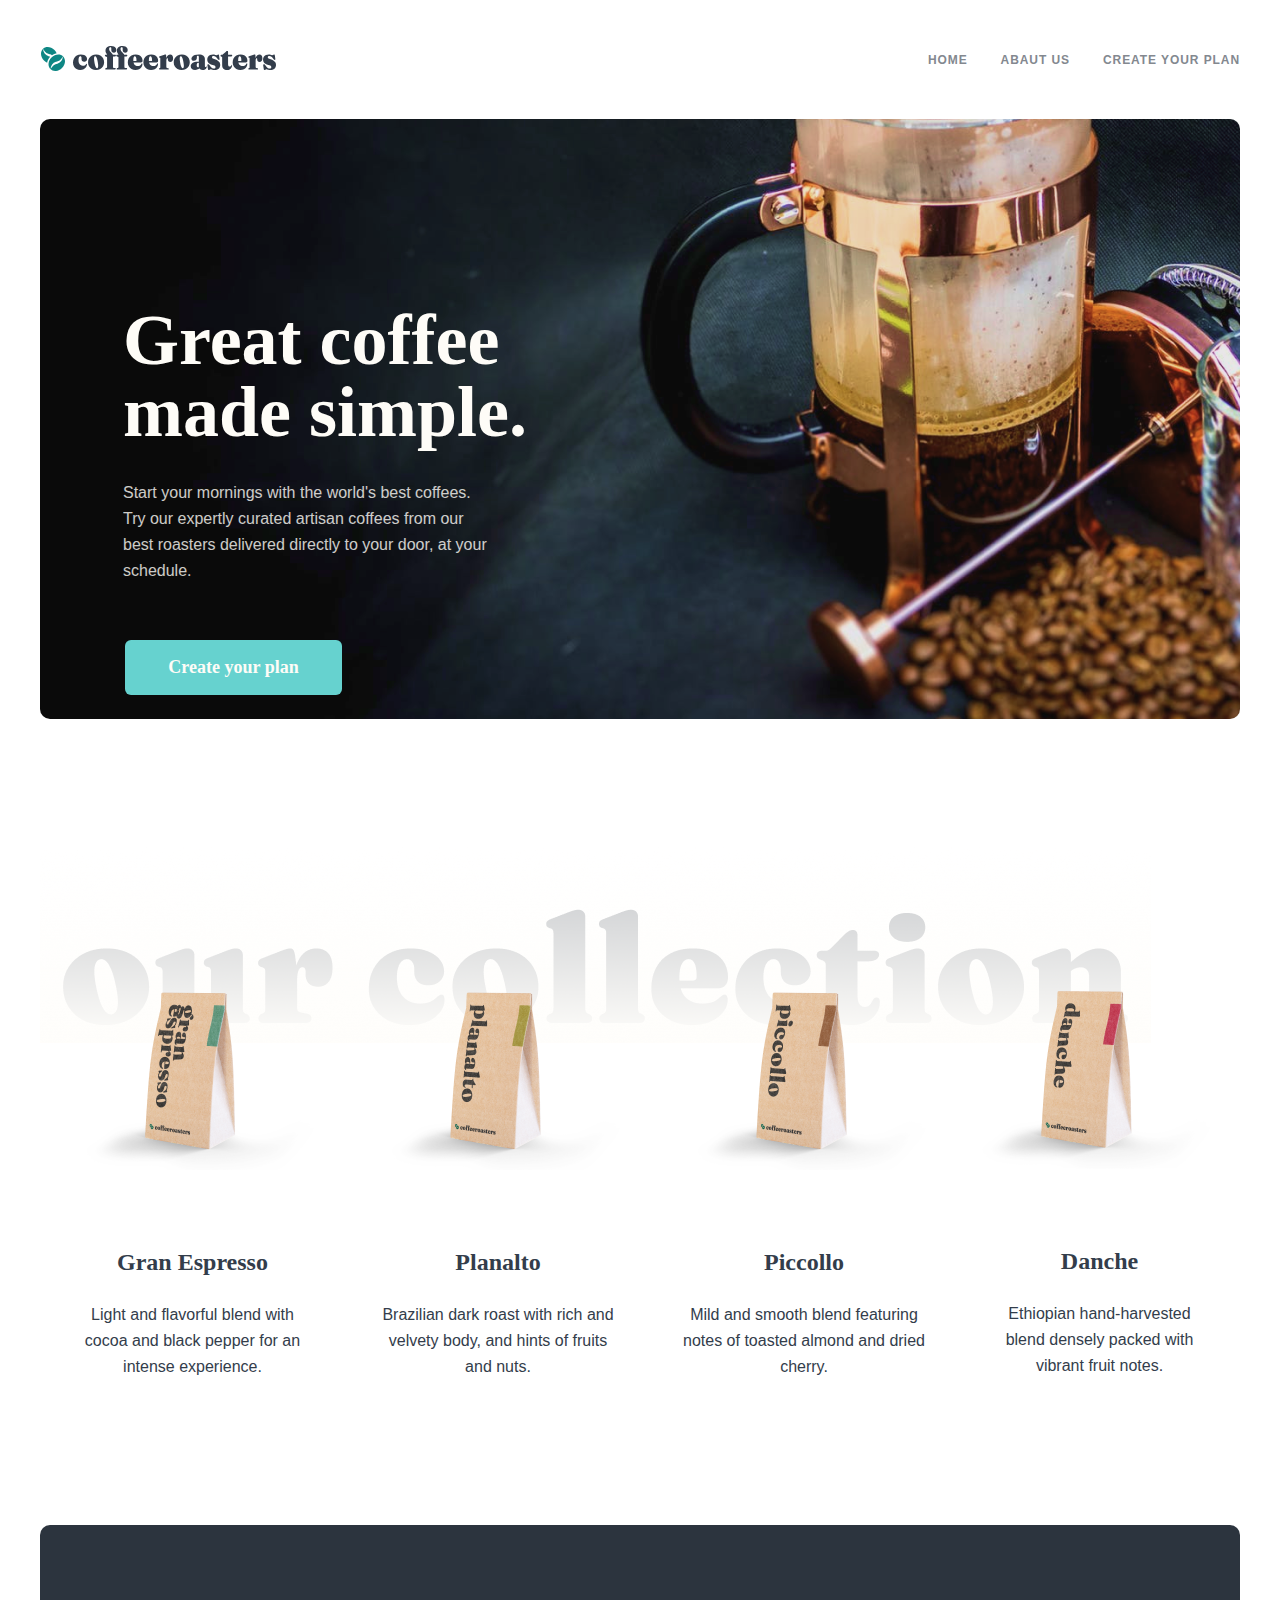
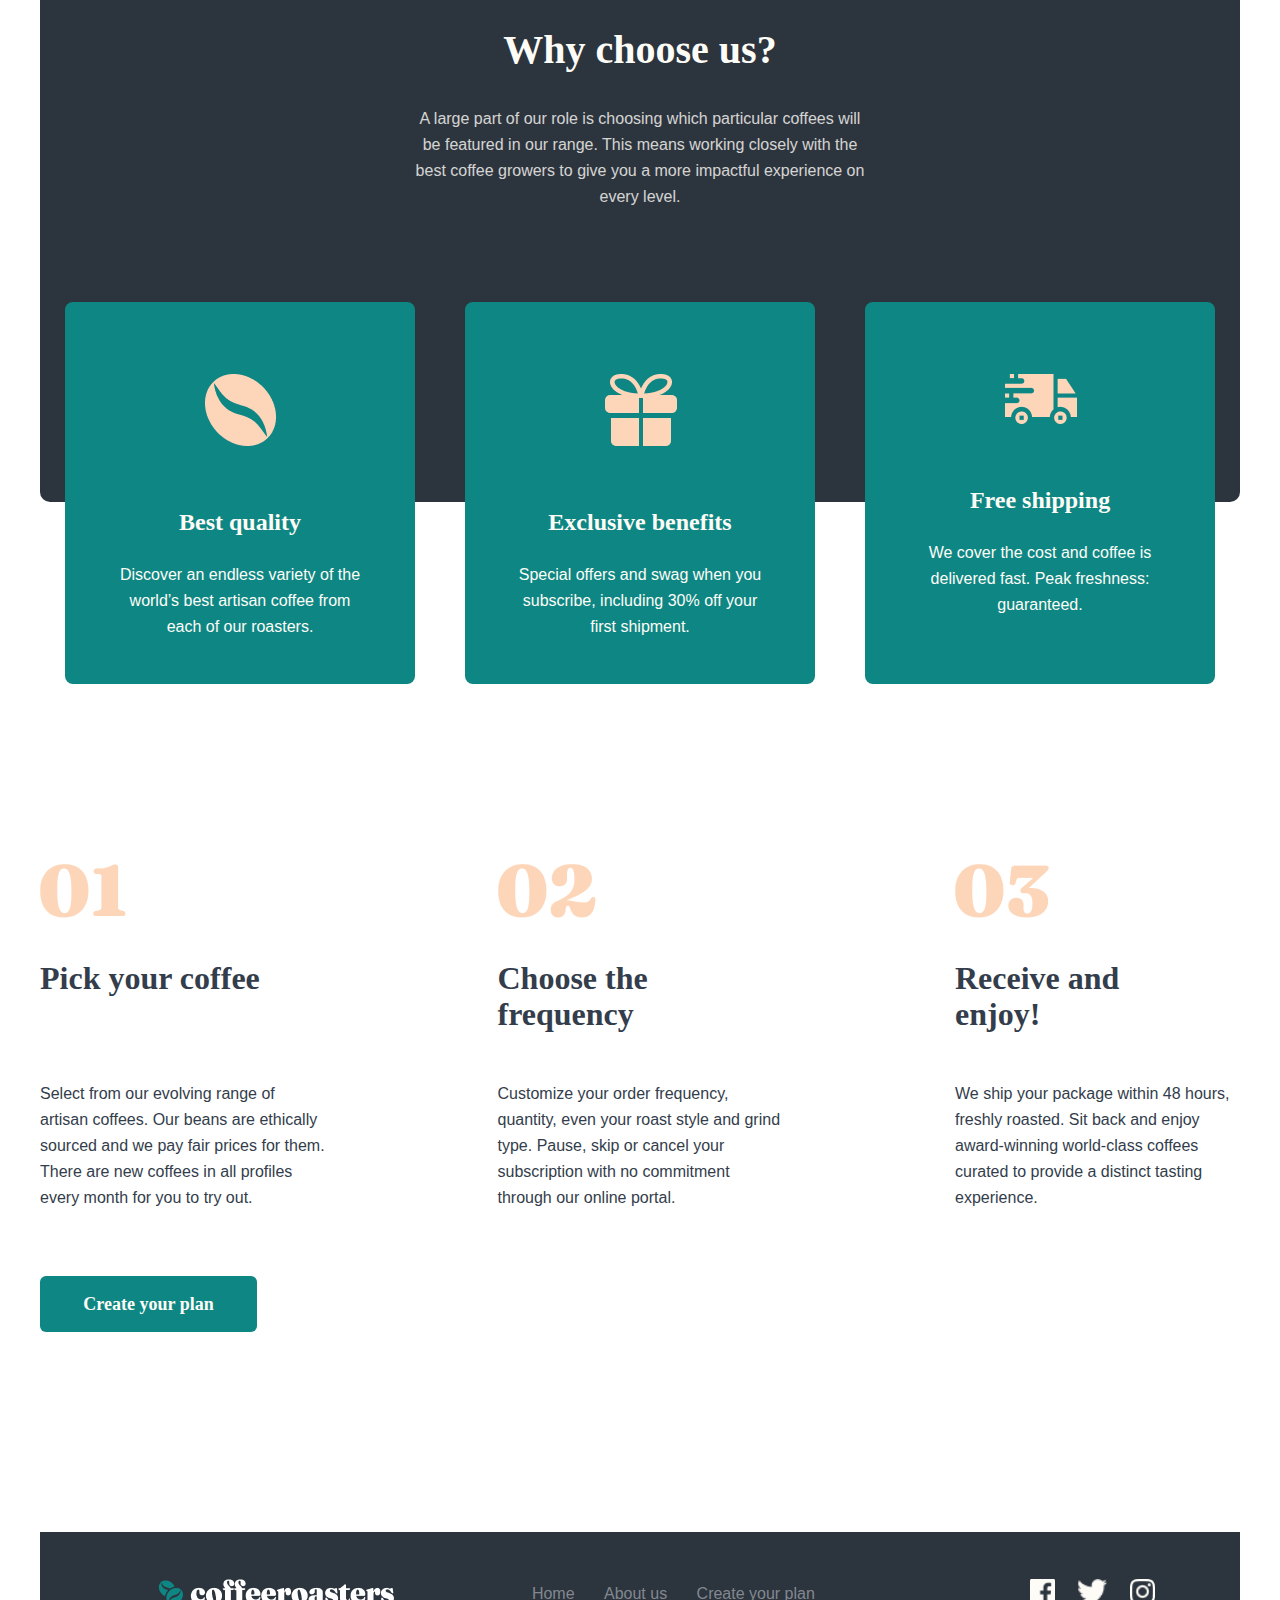
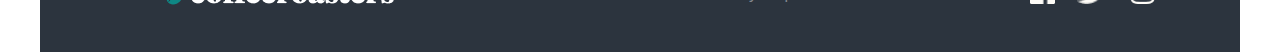
<file: index.html>
<!DOCTYPE html>
<html lang="en">
<head>
  <meta charset="UTF-8" />
  <meta http-equiv="X-UA-Compatible" content="IE=edge" />
  <meta name="viewport" content="width=device-width, initial-scale=1.0" />
  <link rel="stylesheet" href="./styles/main.css" />
  <link rel="preconnect" href="https://fonts.googleapis.com">
  <link rel="preconnect" href="https://fonts.gstatic.com" crossorigin>
  <title>homework</title>
</head>
<body>
  <header class="header">
    <div class="container">
      <div class="header__wrapper">
        <a class="header__logo" href="">
          <img class="header__img" src="./images/logo.svg" alt="logo" />
        </a>
        <ul class="header__list">
          <li class="header__item">
            <a class="header__link" href="./index.html">Home</a>
          </li>
          <li class="header__item">
            <a class="header__link" href="./abaut.html">Abaut us</a>
          </li>
          <li class="header__item">
            <a class="header__link" href="./contact.html">Create your plan</a>
          </li>
        </ul>
      </div>
    </div>
  </header>
  <main class="main">
    <div class="container">
      <section class="wrapper">
        <h2 class="wrapper__title">Great coffee made simple.</h2>
        <p class="wrapper__text">
          Start your mornings with the world's best coffees. Try our expertly
          curated artisan coffees from our best roasters delivered directly to
          your door, at your schedule.
        </p>
        <a class="wrapper__link" href="#">Create your plan</a>
      </section>
    </div>  
    <section class="card">
      <div class="container"> 
        <div class="card__wrapper">
          <div class="card__block">
            <img class="card__img" class="card__bg-img" src="./images/1-paket.png" alt="1-paket" />
            <h2 class="card__title">Gran Espresso</h2>
            <p class="card__text">
              Light and flavorful blend with cocoa and black pepper for an
              intense experience.
            </p>
          </div>
          <div class="card__block">
            <img class="card__img" src="./images/2-paket.png" alt="2-paket" />
            <h2 class="card__title">Planalto</h2>
            <p class="card__text">
              Brazilian dark roast with rich and velvety body, and hints of
              fruits and nuts.
            </p>
          </div>
          <div class="card__block">
            <img class="card__img" src="./images/3-paket.png" alt="3-paket" />
            <h2 class="card__title">Piccollo</h2>
            <p class="card__text">
              Mild and smooth blend featuring notes of toasted almond and dried
              cherry.
            </p>
          </div>
          <div class="card__block-4">
            <img class="card__img" src="./images/4-paket.png" alt="4-paket" />
            <h2 class="card__title">Danche</h2>
            <p class="card__text">
              Ethiopian hand-harvested blend densely packed with vibrant fruit
              notes.
            </p>
          </div>
        </div>
      </div>
    </section>
  </div>
  <section class="home">
    <div class="container">
      <div class="home__wrapper">
        <h2 class="home__wrapper_title">Why choose us?</h2>
        <p class="home__wrapper_text">A large part of our role is choosing which particular coffees will be featured 
          in our range. This means working closely with the best coffee growers to give 
          you a more impactful experience on every level.</p>
        </div>
        <div class="home__box">
          <ul class="home__box-list">
            <img class="home__img" src="./images/koffe.png" alt="cofe">
            <h3 class="home__box-title">Best quality</h3>
            <p class="home__box-text">Discover an endless variety of the world’s best artisan coffee from each of our roasters.</p>
          </ul>
          <ul class="home__box-list">
            <img class="home__img" src="./images/quti.png" alt="sovg'a">
            <h3 class="home__box-title">Exclusive benefits</h3>
            <p class="home__box-text">Special offers and swag when you subscribe, including 30% off your first shipment.</p>
          </ul>
          <ul class="home__box-list">
            <img class="home__img" src="./images/mashina.png" alt="mashina">
            <h3 class="home__box-title">Free shipping</h3>
            <p class="home__box-text">We cover the cost and coffee is delivered fast. Peak freshness: guaranteed.</p>
          </ul>
        </div>
      </div>
    </section>
    <section class="case">
      <div class="container">
        <div class="case__wrapper">
          <ul class="case__list">
            <img src="./images/raqam01.png" alt="01">
            <h2 class="case__title">Pick your
              coffee</h2>
              <p class="case__text">Select from our evolving range of artisan coffees. Our beans are ethically sourced and we pay fair prices for them. There are new coffees in all profiles every month for you to try out.</p>
            </ul>
            <ul class="case__list">
              <img src="./images/raqam02.png" alt="02">
              <h2 class="case__title">Choose the frequency</h2>
              <p class="case__text">Customize your order frequency, quantity, even your roast style and grind type. Pause, skip or cancel your subscription with no commitment through our online portal.</p>
            </ul>
            <ul class="case__list">
              <img src="./images/raqam03.png" alt="">
              <h2 class="case__title">Receive and enjoy!</h2>
              <p class="case__text">We ship your package within 48 hours, freshly roasted. Sit back and enjoy award-winning world-class coffees curated to provide a distinct tasting experience.</p>
            </ul>
          </div>
          <ul>
            <li class="case__item"><a class="case__link" href="#">Create your plan</a></li>
          </ul>
        </div>
      </section>
    </main>
    <footer class="bottom">
      <div class="container">
        <div class="bottom__box">
          <a class="bottom__link" class="" href="">
            <img class="bottom__link-img" src="./images/logo-light.png" alt="">
          </a>
          <ul class="bottom__list">
            <li class="bottom__item">
              <a href="./index.html">Home</a>
            </li>
            <li class="bottom__item">
              <a href="./abaut.html">About us</a>
            </li>
            <li class="bottom__item">
              <a href="./contact.html">Create your plan</a>
            </li>
          </ul>
          <a class="bottom__link-logo" href="">
            <img src="./images/facebook.png" alt="">
            <img src="./images/twitter.png" alt="">
            <img src="./images/instagram.png" alt="">
          </a>
        </div>
      </div>
    </footer>
  </body>
  </html>
</file>
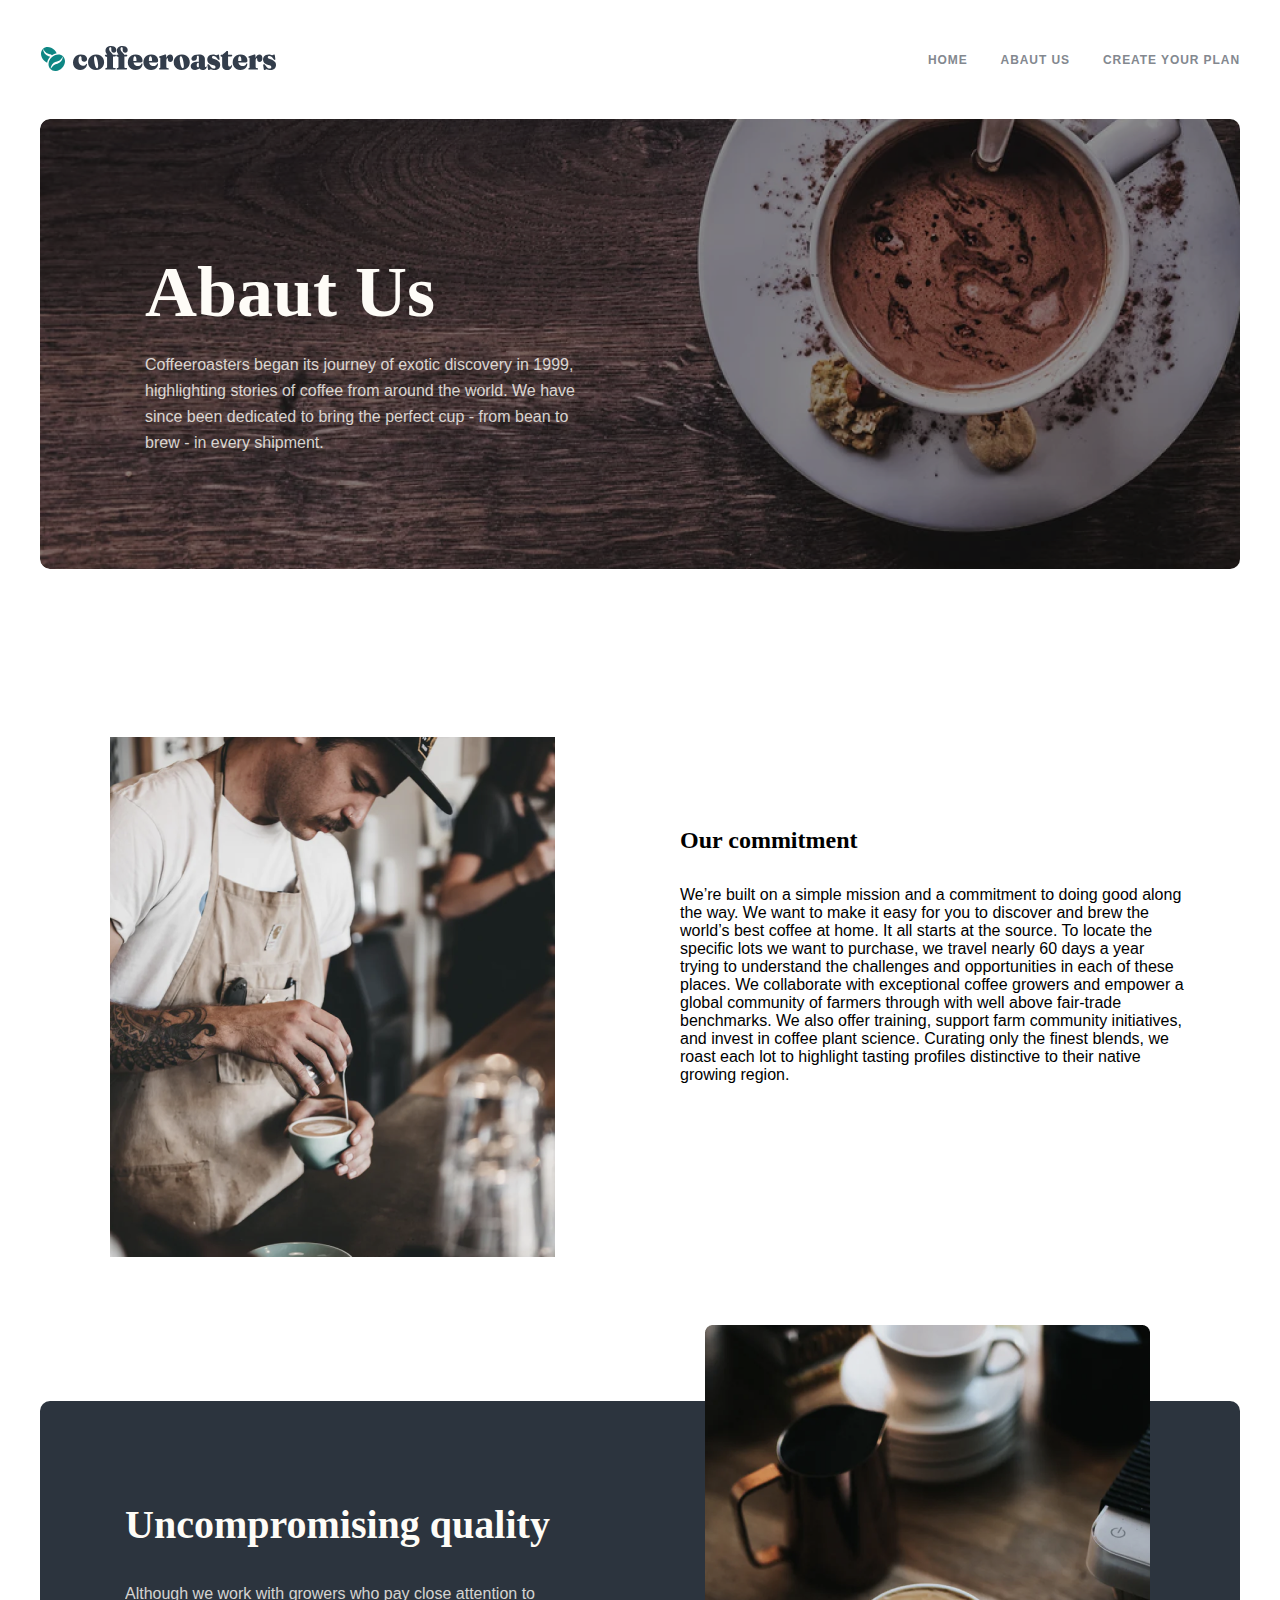
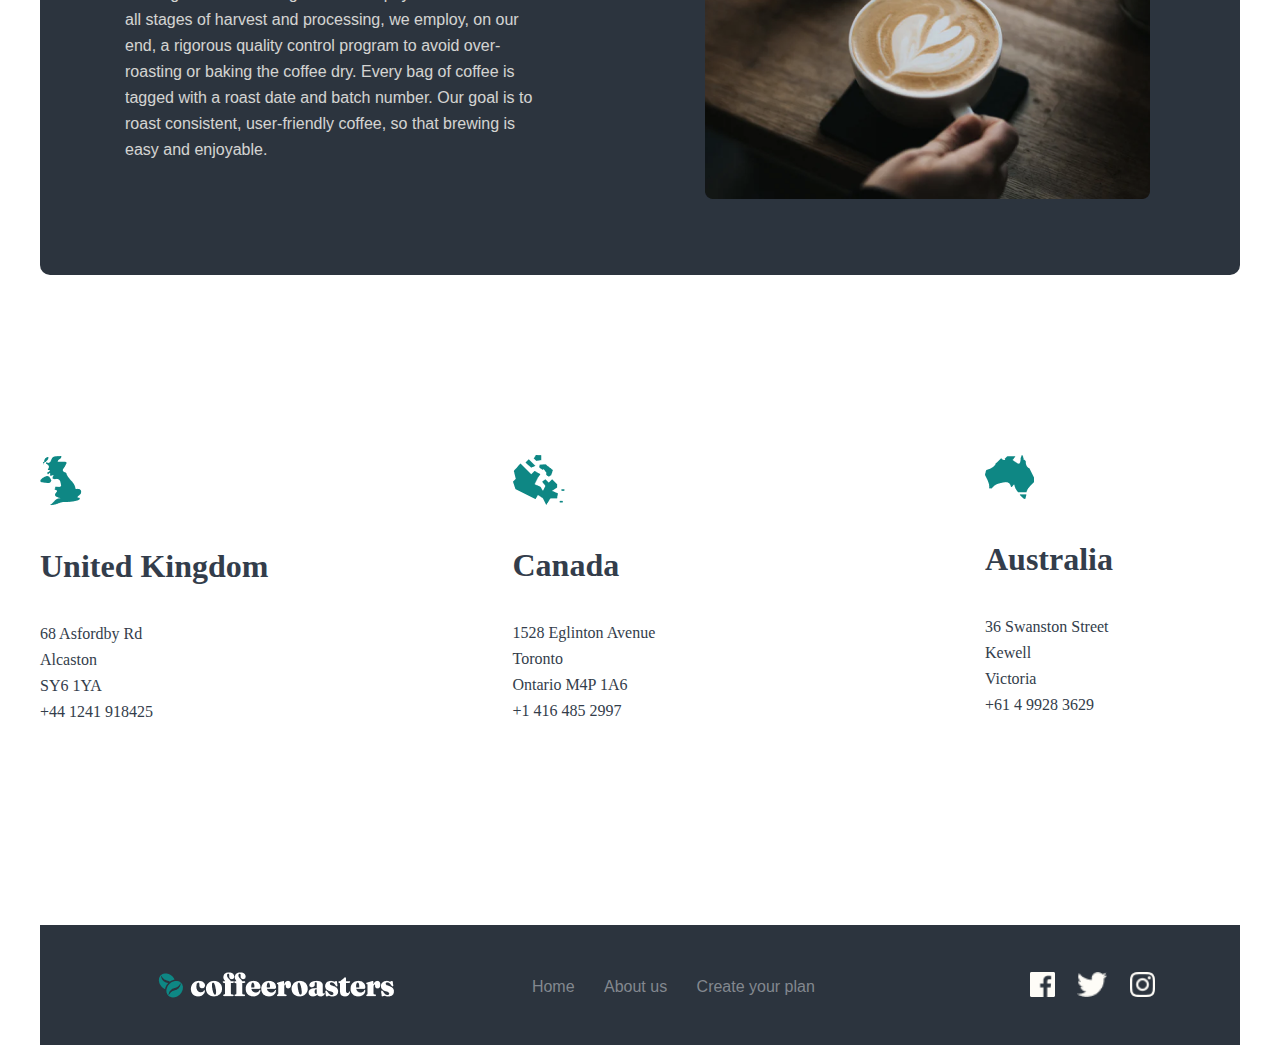
<file: abaut.html>
<!DOCTYPE html>
<html lang="en">
<head>
    <meta charset="UTF-8" />
    <meta http-equiv="X-UA-Compatible" content="IE=edge" />
    <meta name="viewport" content="width=device-width, initial-scale=1.0" />
    <link rel="stylesheet" href="./styles/abaut.css" />
    <title>Abaut us</title>
</head>
<body>
    <header class="header">
        <div class="container">
            <div class="header__wrapper">
                <a class="header__logo" href="">
                    <img class="header__img" src="./images/logo.svg" alt="logo" />
                </a>
                <div class="burger">
                    <span class="burger__item"></span>
                    <span class="burger__item"></span>
                    <span class="burger__item"></span>
                </div>
                <ul class="header__list">
                    <li class="header__item">
                        <a class="header__link" href="./index.html">Home</a>
                    </li>
                    <li class="header__item">
                        <a class="header__link" href="./abaut.html">Abaut us</a>
                    </li>
                    <li class="header__item">
                        <a class="header__link" href="./contact.html">Create your plan</a>
                    </li>
                </ul>
            </div>
        </div>
    </header>
    <main>
        <section class="wrapper container">
                <h2 class="wrapper__title">Abaut Us</h2>
                <p class="wrapper__text">
                    Coffeeroasters began its journey of exotic discovery in 1999,
                    highlighting stories of coffee from around the world. We have since
                    been dedicated to bring the perfect cup - from bean to brew - in
                    every shipment.
                </p>
        </section>
        <section class="home">
            <div class="container">
                <div class="home__wrapper-abaut">
                    <img
                    class="home__img-abaut"
                    src="./images/abautbarmen.png"
                    alt=""
                    />
                    <div class="home__box-abaut">
                        <h2 class="home__title-abaut">Our commitment</h2>
                        <p class="home__text-abaut">
                            We’re built on a simple mission and a commitment to doing good
                            along the way. We want to make it easy for you to discover and
                            brew the world’s best coffee at home. It all starts at the
                            source. To locate the specific lots we want to purchase, we
                            travel nearly 60 days a year trying to understand the challenges
                            and opportunities in each of these places. We collaborate with
                            exceptional coffee growers and empower a global community of
                            farmers through with well above fair-trade benchmarks. We also
                            offer training, support farm community initiatives, and invest
                            in coffee plant science. Curating only the finest blends, we
                            roast each lot to highlight tasting profiles distinctive to
                            their native growing region.
                        </p>
                    </div>
                </div>
            </div>
        </section>
        <section class="case">
            <div class="container">
                <div class="case__wrapper-abaut">
                    <div class="case__left-abaut">
                        <h2 class="case__title-abaut">Uncompromising quality</h2>
                        <p class="case__text-abaut">
                            Although we work with growers who pay close attention to all
                            stages of harvest and processing, we employ, on our end, a
                            rigorous quality control program to avoid over-roasting or
                            baking the coffee dry. Every bag of coffee is tagged with a
                            roast date and batch number. Our goal is to roast consistent,
                            user-friendly coffee, so that brewing is easy and enjoyable.
                        </p>
                    </div>
                    <div class="case__right-abaut">
                        <img class="images-abaut" src="./images/abautcofe2.png" alt="" />
                    </div>
                </div>
            </div>
        </section>
        <section class="case">
            <div class="container">
                <div class="case__wrapper">
                    <ul class="case__list">
                        <img src="./images/abautunited.png" alt="01" />
                        <h2 class="case__title">United Kingdom</h2>
                        <li class="case__text">
                            68  Asfordby Rd
                            
                        </li>
                        <li class="case__text">
                            Alcaston
                        </li>
                        <li class="case__text">
                            SY6 1YA
                        </li>
                        <li class="case__text">
                            +44 1241 918425
                        </li>
                    </ul>
                    <ul class="case__list">
                        <img src="./images/abaucanadat.png" alt="02" />
                        <h2 class="case__title">Canada</h2>
                        <li class="case__text">
                            1528  Eglinton Avenue
                        </li>
                        <li class="case__text">
                            Toronto
                        </li>
                        <li class="case__text">
                            Ontario M4P 1A6
                        </li>
                        <li class="case__text">
                            +1 416 485 2997
                        </li>
                    </ul>
                    <ul class="case__list">
                        <img src="./images/abautaustraliya.png" alt="" />
                        <h2 class="case__title">Australia</h2>
                        <li class="case__text">
                            36 Swanston Street
                        </li>
                        <li class="case__text">
                            Kewell
                        </li>
                        <li class="case__text">
                            Victoria
                        </li>
                        <li class="case__text">
                            +61 4 9928 3629
                        </li>
                    </ul>
                </div>
            </div>
        </section>
    </main>
    <footer class="bottom">
        <div class="container">
            <div class="bottom__box">
                <a class="bottom__link" class="" href="">
                    <img class="bottom__link-img" src="./images/logo-light.png" alt="">
                </a>
                <ul class="bottom__list">
                    <li class="bottom__item">
                        <a href="./index.html">Home</a>
                    </li>
                    <li class="bottom__item">
                        <a href="./abaut.html">About us</a>
                    </li>
                    <li class="bottom__item">
                        <a href="./contact.html">Create your plan</a>
                    </li>
                </ul>
                <a class="bottom__link-logo" href="">
                    <img src="./images/facebook.png" alt="">
                    <img src="./images/twitter.png" alt="">
                    <img src="./images/instagram.png" alt="">
                </a>
            </div>
        </div>
    </footer>
</body>
</html>
</file>
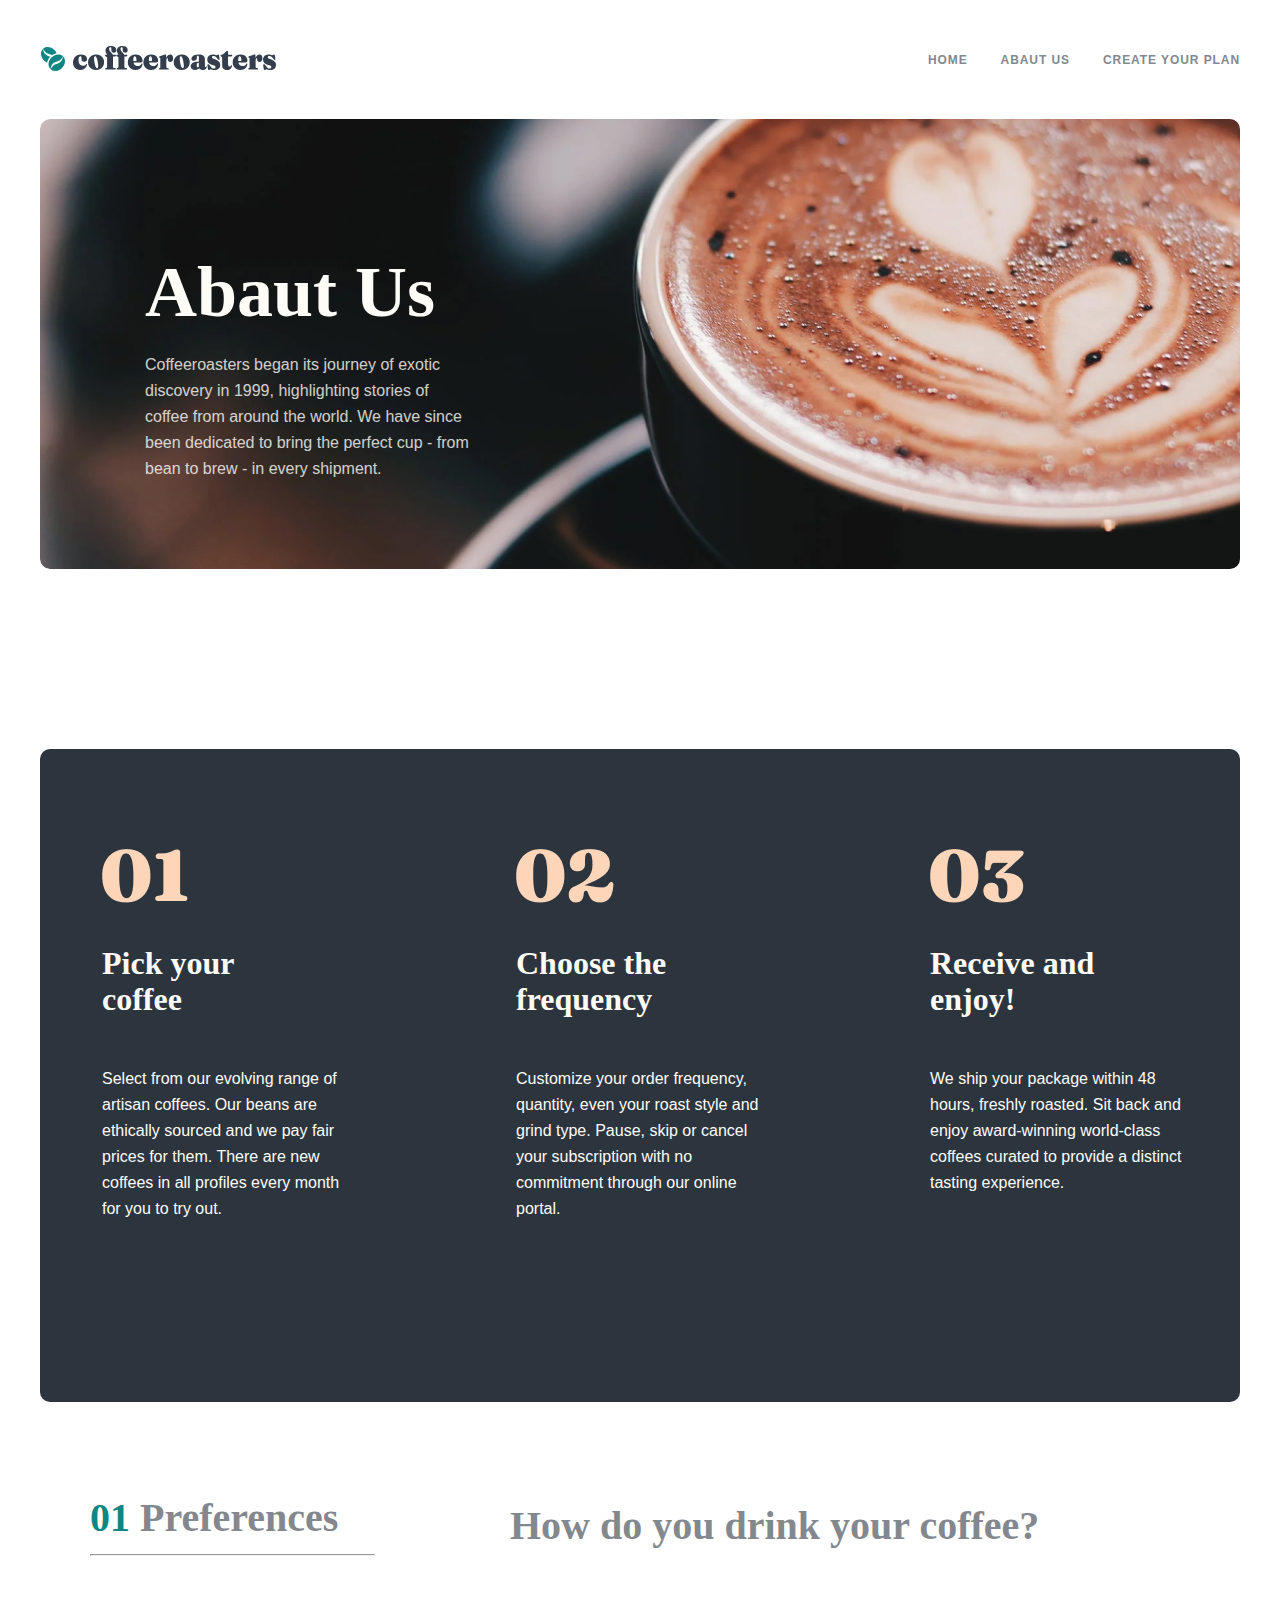
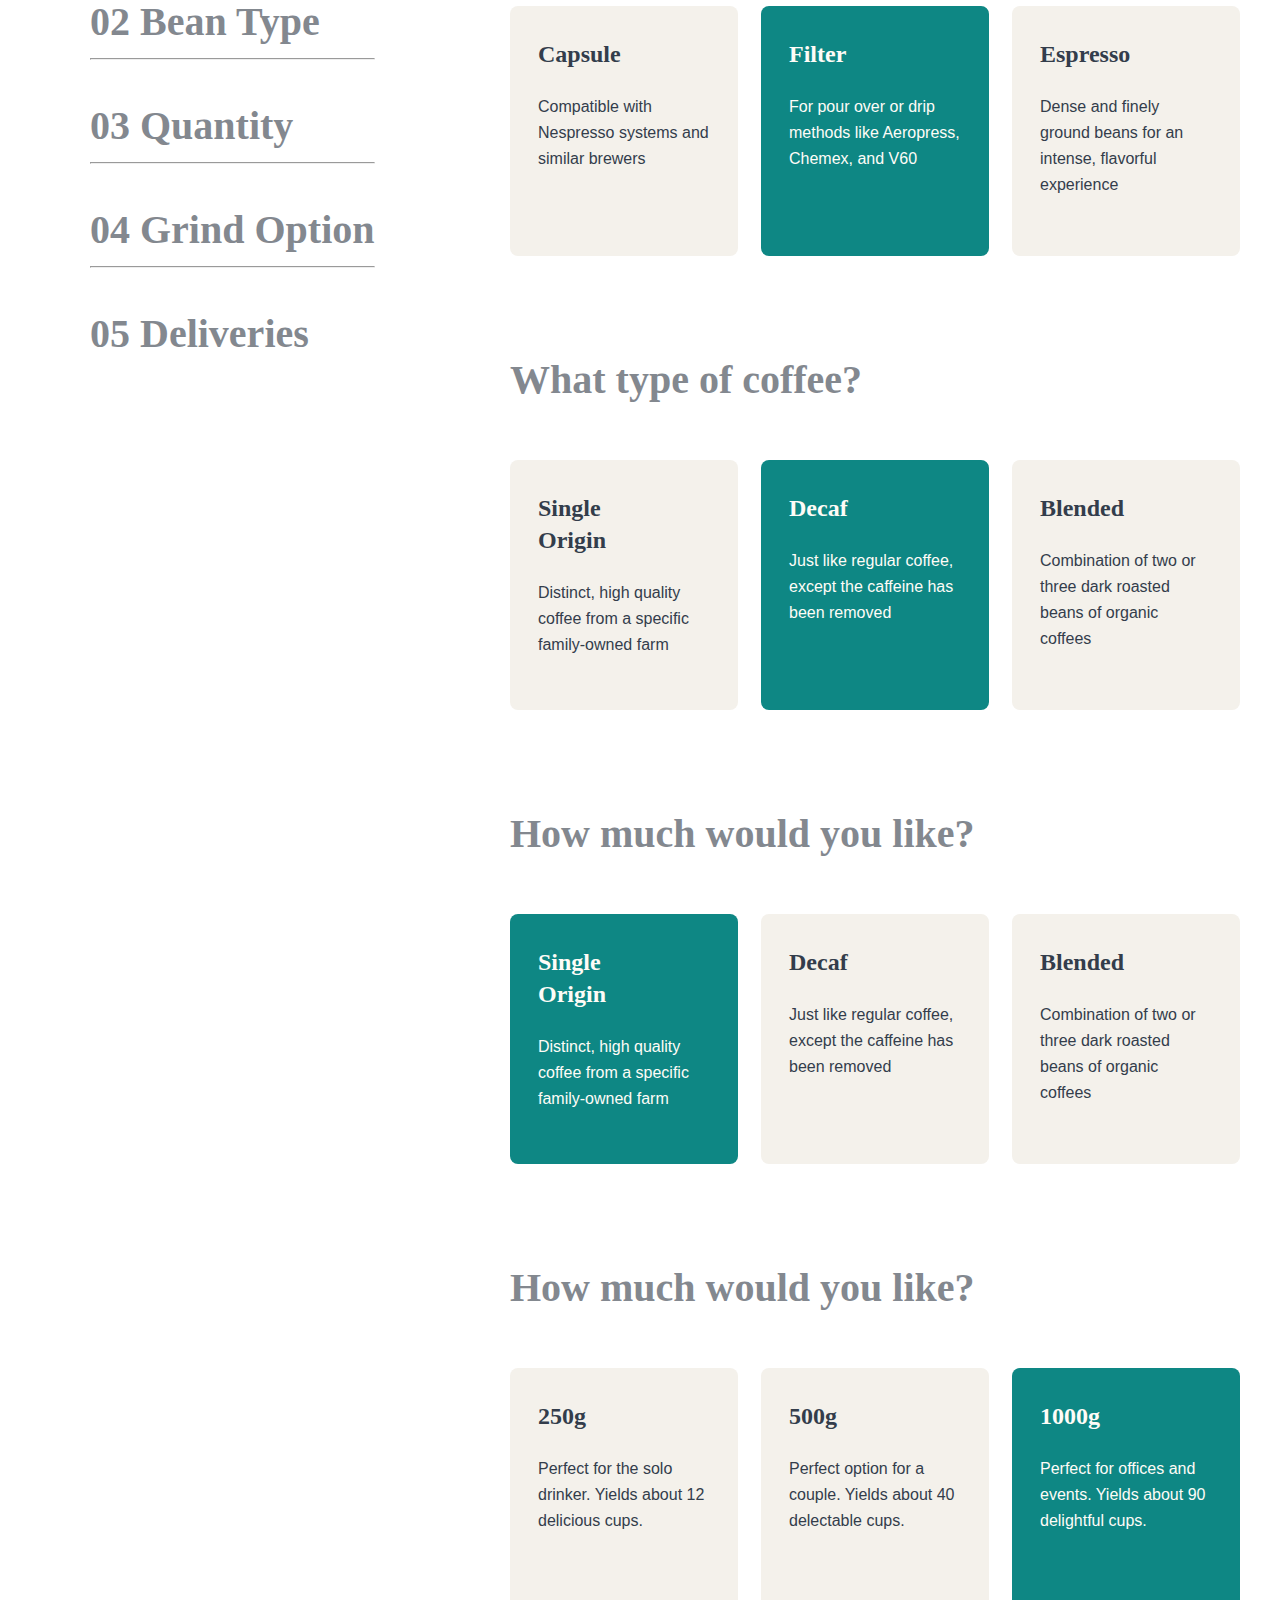
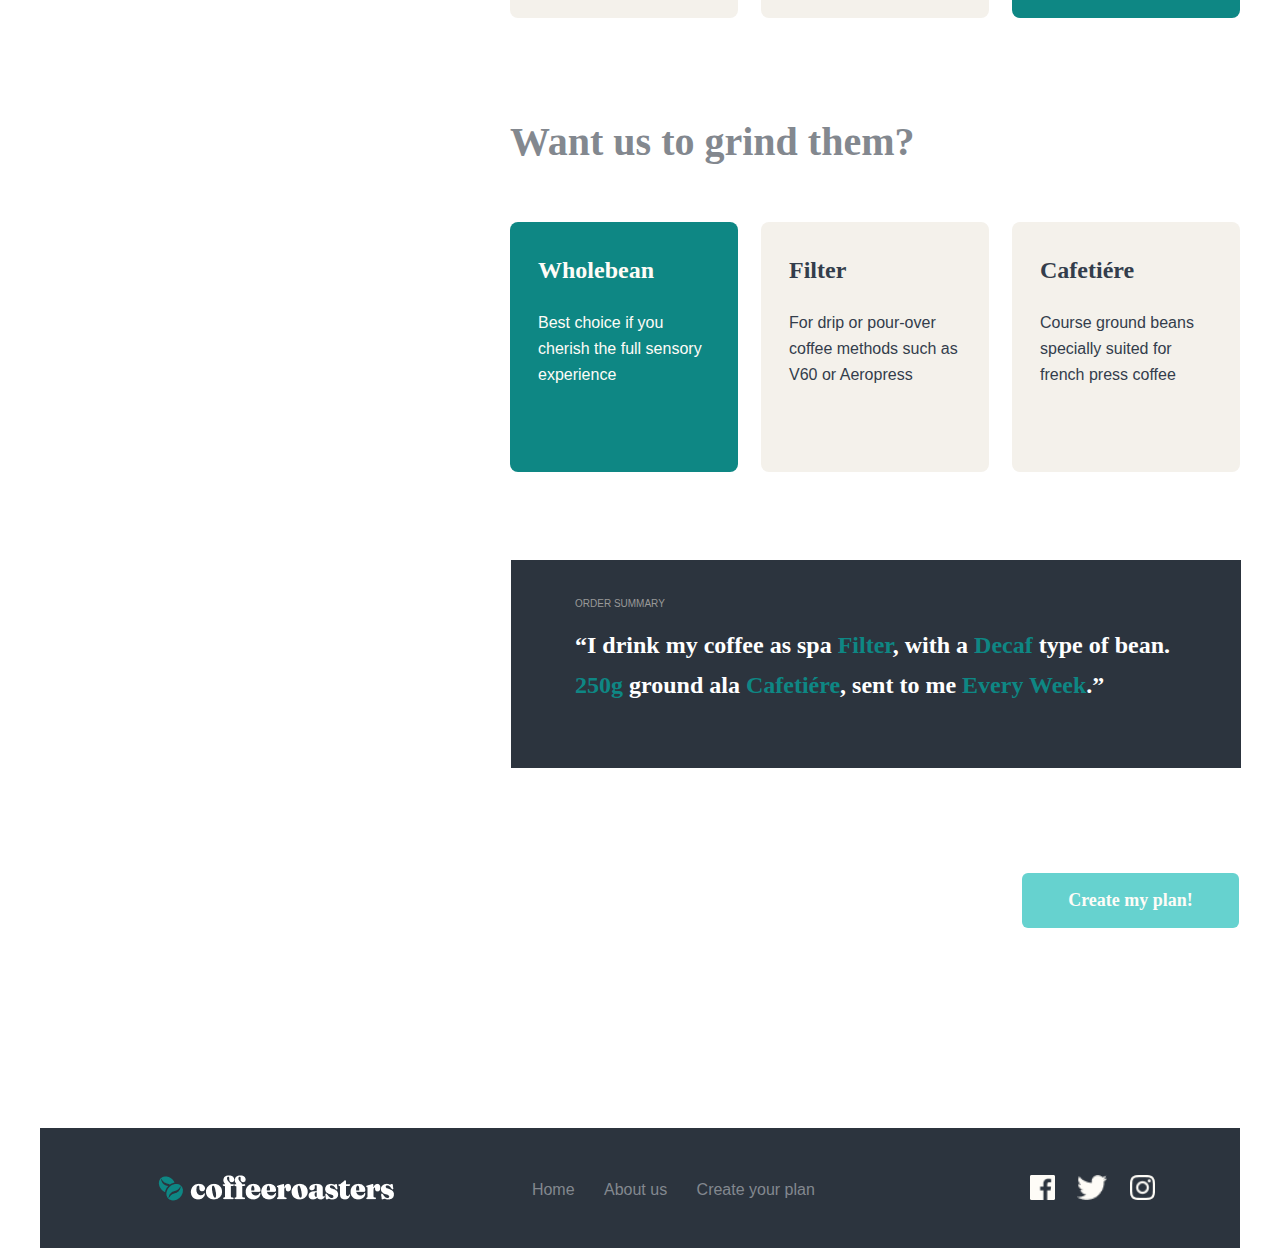
<file: contact.html>
<!DOCTYPE html>
<html lang="en">
<head>
    <meta charset="UTF-8">
    <meta http-equiv="X-UA-Compatible" content="IE=edge">
    <meta name="viewport" content="width=device-width, initial-scale=1.0">
    <link rel="stylesheet" href="./styles/contact.css">
    <title>contact</title>
</head>
<body>
    <header class="header">
        <div class="container">
            <div class="header__wrapper">
                <a class="header__logo" href="">
                    <img class="header__img" src="./images/logo.svg" alt="logo" />
                </a>
                <ul class="header__list">
                    <li class="header__item">
                        <a class="header__link" href="./index.html">Home</a>
                    </li>
                    <li class="header__item">
                        <a class="header__link" href="./abaut.html">Abaut us</a>
                    </li>
                    <li class="header__item">
                        <a class="header__link" href="./contact.html">Create your plan</a>
                    </li>
                </ul>
            </div>
        </div>
    </header>
    <main>
        <section class="wrapper container">
                <h2 class="wrapper__title">Abaut Us</h2>
                <p class="wrapper__text">
                    Coffeeroasters began its journey of exotic discovery in 1999,
                    highlighting stories of coffee from around the world. We have since
                    been dedicated to bring the perfect cup - from bean to brew - in
                    every shipment.
                </p>
        </section>
        <section class="case">
            <div class="container">
                <div class="case__wrapper">
                    <ul class="case__list">
                        <img src="./images/raqam01.png" alt="01">
                        <h2 class="case__title">Pick your
                            coffee</h2>
                            <p class="case__text">Select from our evolving range of artisan coffees. Our beans are ethically sourced and we pay fair prices for them. There are new coffees in all profiles every month for you to try out.</p>
                        </ul>
                        <ul class="case__list">
                            <img src="./images/raqam02.png" alt="02">
                            <h2 class="case__title">Choose the frequency</h2>
                            <p class="case__text">Customize your order frequency, quantity, even your roast style and grind type. Pause, skip or cancel your subscription with no commitment through our online portal.</p>
                        </ul>
                        <ul class="case__list">
                            <img src="./images/raqam03.png" alt="">
                            <h2 class="case__title">Receive and enjoy!</h2>
                            <p class="case__text">We ship your package within 48 hours, freshly roasted. Sit back and enjoy award-winning world-class coffees curated to provide a distinct tasting experience.</p>
                        </ul>
                    </div>
                </div>
            </section>
            <section class="home">
                <div class="container">
                    <div class="home__box-block">
                        <div class="home__left-block">
                            <ul class="home__left-list">
                                <li class="home__left-item"> <span class="home__span">01</span> Preferences</li>
                                <hr>
                                <li class="home__left-item">02 Bean Type</li>
                                <hr>
                                <li class="home__left-item">03 Quantity</li>
                                <hr>
                                <li class="home__left-item">04 Grind Option</li>
                                <hr>
                                <li class="home__left-item">05 Deliveries</li>
                            </ul>
                        </div>
                        <div class="home__right-block">
                            <h2 class="home__right-block-title">How do you drink your coffee?</h2>
                            <div class="home__right-box">
                                <div class="home__ichki-div">
                                    <h3 class="home__h3">Capsule</h3>
                                    <p class="home__p">Compatible with Nespresso systems and similar brewers</p>
                                </div>
                                <div class="home__ichki-div-1">
                                    <h3 class="home__h3-1">Filter</h3>
                                    <p class="home__p-1">For pour over or drip methods like Aeropress, Chemex, and V60</p>
                                </div>
                                <div class="home__ichki-div">
                                    <h3 class="home__h3">Espresso</h3>
                                    <p class="home__p">Dense and finely ground beans for an intense, flavorful experience</p>
                                </div>
                            </div>
                            <h2 class="home__right-block-title">What type of coffee?</h2>
                            <div class="home__right-box">
                                <div class="home__ichki-div">
                                    <h3 class="home__h3">Single Origin</h3>
                                    <p class="home__p">Distinct, high quality coffee from a specific family-owned farm</p>
                                </div>
                                <div class="home__ichki-div-1">
                                    <h3 class="home__h3-1">Decaf</h3>
                                    <p class="home__p-1">Just like regular coffee, except the caffeine has been removed</p>
                                </div>
                                <div class="home__ichki-div">
                                    <h3 class="home__h3">Blended</h3>
                                    <p class="home__p">Combination of two or three dark roasted beans of organic coffees</p>
                                </div>
                            </div>
                            <h2 class="home__right-block-title">How much would you like?</h2>
                            <div class="home__right-box">
                                <div class="home__ichki-div-1">
                                    <h3 class="home__h3-1">Single Origin</h3>
                                    <p class="home__p-1">Distinct, high quality coffee from a specific family-owned farm</p>
                                </div>
                                <div class="home__ichki-div">
                                    <h3 class="home__h3">Decaf</h3>
                                    <p class="home__p">Just like regular coffee, except the caffeine has been removed</p>
                                </div>
                                <div class="home__ichki-div">
                                    <h3 class="home__h3">Blended</h3>
                                    <p class="home__p">Combination of two or three dark roasted beans of organic coffees</p>
                                </div>
                            </div>
                            <h2 class="home__right-block-title">How much would you like?</h2>
                            <div class="home__right-box">
                                <div class="home__ichki-div">
                                    <h3 class="home__h3">250g</h3>
                                    <p class="home__p">Perfect for the solo drinker. Yields about 12 delicious cups.</p>
                                </div>
                                <div class="home__ichki-div">
                                    <h3 class="home__h3">500g</h3>
                                    <p class="home__p">Perfect option for a couple. Yields about 40 delectable cups.</p>
                                </div>
                                <div class="home__ichki-div-1">
                                    <h3 class="home__h3-1">1000g</h3>
                                    <p class="home__p-1">Perfect for offices and events. Yields about 90 delightful cups.</p>
                                </div>
                            </div>
                            <h2 class="home__right-block-title">Want us to grind them?</h2>
                            <div class="home__right-box">
                                <div class="home__ichki-div-1">
                                    <h3 class="home__h3-1">Wholebean</h3>
                                    <p class="home__p-1">Best choice if you cherish the full sensory experience</p>
                                </div>
                                <div class="home__ichki-div">
                                    <h3 class="home__h3">Filter</h3>
                                    <p class="home__p">For drip or pour-over coffee methods such as V60 or Aeropress</p>
                                </div>
                                <div class="home__ichki-div">
                                    <h3 class="home__h3">Cafetiére</h3>
                                    <p class="home__p">Course ground beans specially suited for french press coffee</p>
                                </div>
                            </div>
                        </div>
                    </div>
                </div>
            </section>
            <section class="block">
                <div class="container">
                    <div class="block__wrapper">
                        <p class="block__text">Order Summary</p>
                        <h2 class="block__title">“I drink my coffee as spa <span>Filter</span>, with a <span>Decaf</span> type of bean. <span>250g</span> ground ala <span>Cafetiére</span>, sent to me <span>Every Week</span>.”</h2>
                    </div>
                    <ul>
                        <li><a class="block__link" href="">Create my plan!</a></li>
                    </ul>
                </div>
            </section>
        </main>
        <footer class="bottom">
            <div class="container">
                <div class="bottom__box">
                    <a class="bottom__link" class="" href="">
                        <img class="bottom__link-img" src="./images/logo-light.png" alt="">
                    </a>
                    <ul class="bottom__list">
                        <li class="bottom__item">
                            <a href="./index.html">Home</a>
                        </li>
                        <li class="bottom__item">
                            <a href="./abaut.html">About us</a>
                        </li>
                        <li class="bottom__item">
                            <a href="">Create your plan</a>
                        </li>
                    </ul>
                    <a class="bottom__link-logo" href="">
                        <img src="./images/facebook.png" alt="">
                        <img src="./images/twitter.png" alt="">
                        <img src="./images/instagram.png" alt="">
                    </a>
                </div>
            </div>
        </footer>
    </body>
    </html>
</file>
<file: styles/main.css>
* {
  box-sizing: border-box;
  margin: 0;
  padding: 0;
  list-style: none;
  text-decoration: none;
}

header {
  margin-top: 45px;
}

.container {
  width: 1240px;
  margin: 0 auto;
  padding: 0 20px;
}

.header__wrapper{
  width: 1200px;
  display: flex;
  justify-content: space-between;
  margin-left: auto;
  margin-right: auto;
  
}


.header__list {
  display: flex;
  align-items: center;
  column-gap: 33px;
}

.header__item {
  font-family: sans-serif;
  font-weight: 700;
  font-size: 12px;
  line-height: 15px;
  letter-spacing: 0.923077px;
  text-transform: uppercase;
}

.header__link {
  color: #83888f;
  transition: 0.5s;
}

.header__link:hover {
  color: #333d4b;
}

/* section 1-bolim */

.wrapper {
  background-image: url("../images/cofe.png");
  background-repeat: no-repeat;
  width: 1200px;
  height: 600px;
  margin-top: 43px;
  border-radius: 10px;
}
.wrapper__title {
  font-weight: 900;
  font-size: 72px;
  line-height: 72px;
  color: #fefcf7;
  width: 493px;
  padding-top: 185px;
  padding-left: 83px;
  margin-bottom: 32px;
}
.wrapper__text {
  font-family: sans-serif;
  font-weight: 400;
  font-size: 16px;
  line-height: 26px;
  color: #fefcf7;
  opacity: 0.8;
  width: 455px;
  padding-left: 83px;
}
.wrapper__link {
  font-weight: 900;
  font-size: 18px;
  line-height: 25px;
  text-align: center;
  color: #fefcf7;
  background: #66d2cf;
  border-radius: 6px;
  width: 217px;
  display: inline-block;
  padding: 15px 31px;
  margin-top: 56px;
  margin-left: 85px;
}

/* section 2-bolim */


.card__wrapper{
  margin-top: 128px;
  display: flex;
  justify-content: space-between;
  background-image: url(../images/ourcollection.png);
  background-repeat: no-repeat;
}

.card__block-4{
  margin-top: 14px;
}

.card__img{
  margin: 130px 25px 0;
}

.card__title{
  margin: 72px 30px 24px;
  font-family: 'Fraunces 9pt';
  font-style: normal;
  font-weight: 900;
  font-size: 24px;
  line-height: 32px;
  text-align: center;
  color: #333D4B;
}

.card__text{
  margin: 24px 30px ;
  font-family: sans-serif;
  font-size: 16px;
  line-height: 26px;
  text-align: center; 
  color: #333D4B;
}

/* section 3-bolim */

.home__wrapper{
  margin-top: 121px;
  width: 1200px;
  height: 577px;
  left: 80px;
  top: 1574px;
  background: #2C343E;
  border-radius: 10px;
}

.home__wrapper_title{
  padding-top: 101px;
  font-weight: 900;
  font-size: 40px;
  line-height: 48px;
  text-align: center;
  color: #FEFCF7;
}

.home__wrapper_text{
  font-family: sans-serif;
  margin: 32px 370px 86px;
  font-weight: 400;
  font-size: 16px;
  line-height: 26px;
  text-align: center;
  color: #FEFCF7;
  mix-blend-mode: normal;
  opacity: 0.8;
}

.home__box{
  display: flex;
  justify-content: space-around;
}

.home__box-list{
  margin-top: -200px;
  width: 350px;
  height: 382px;
  left: 165px;
  top: 1920px;
  background: #0E8784;
  border-radius: 8px;
  transition: .3s;
}
.home__box-list:hover{
  box-shadow: 0px 1px 20px 1px black;
}

.home__img{
  margin: 72px 140px 56px;
}

.home__box-title{
  margin: 0 48px 24px;
  font-weight: 900;
  font-size: 24px;
  line-height: 32px;
  text-align: center;
  color: #FEFCF7;
}

.home__box-text{
  font-family: sans-serif;
  margin: 0 48px 48px;
  font-weight: 400;
  font-size: 16px;
  line-height: 26px;
  text-align: center;
  color: #FEFCF7;
}

/* section 3-bolim */

.case__wrapper{
  margin-top: 180px;
  display: flex;
  justify-content: space-between;
}

.case__list{
  left: 0%;
  right: 72.73%;
  top: 37.17%;
  bottom: 0%;
}

.case__title{
  width: 255px;
  height: 73px;
  margin-top: 38px;
  font-weight: 900;
  font-size: 32px;
  line-height: 36px;
  color: #333D4B;
}

.case__text{
  font-family: sans-serif;
  width: 285px;
  height: 130px;
  margin-top: 48px;
  font-weight: 400;
  font-size: 16px;
  line-height: 26px;
  color: #333D4B;
}

.case__item{
  margin-top: 65px; 
  text-align: center;
  width: 217px;
  height: 56px;
  background: #0E8784;
  border-radius: 6px;
  padding: 16px 31px;
}

.case__link{
  font-weight: 900;
  font-size: 18px;
  line-height: 25px;
  color: #FEFCF7;
}

/* footer qisim */

.bottom__box{
  margin-top: 200px;
  width: 1200px;
  height: 120px;
  left: 80px;
  top: 3387px;
  background: #2C343E;
  display: flex;
  justify-content: space-between;
}

.bottom__link{
  width: 236px;
  height: 26px;
  margin: 47.44px 103px 48.56px 117.9px;
}

.bottom__list{
  font-family: sans-serif;
  margin: 53.44px 180.1px 51.56px 0px;
  width: 283px;
  height: 15px;
  display: flex;
  justify-content: space-between;
}


.bottom__link-logo{
  margin: 47px 85px 48px 0;
  width: 125px;
  height: 25px;
  display: flex;
  justify-content: space-between;
}

a{
  color: #83888F;
}
</file>
<file: styles/abaut.css>
* {
  box-sizing: border-box;
  margin: 0;
  padding: 0;
  list-style: none;
  text-decoration: none;
}

header {
  margin-top: 45px;
}

.container {
  width: 1240px;
  margin: 0 auto;
  padding: 0 20px;
}

.header__wrapper {
  width: 1200px;
  display: flex;
  justify-content: space-between;
  margin-left: auto;
  margin-right: auto;
}

.header__list {
  display: flex;
  align-items: center;
  column-gap: 33px;
}

.header__item {
  font-family: sans-serif;
  font-weight: 700;
  font-size: 12px;
  line-height: 15px;
  letter-spacing: 0.923077px;
  text-transform: uppercase;
}

.header__link {
  color: #83888f;
  transition: 0.5s;
}

.header__link:hover {
  color: #333d4b;
}

/* section 1-bolim */

.wrapper {
  background-image: url("../images/abautcofe.png");
  background-repeat: no-repeat;
  width: 1200px;
  height: 450px;
  margin-top: 43px;
  border-radius: 10px;
}
.wrapper__title {
  padding: 137px 784px 24px 85px;
  font-weight: 900;
  font-size: 72px;
  line-height: 72px;
  color: #fefcf7;
}
.wrapper__text {
  padding: 0 640px 137px 85px;
  font-family: sans-serif;
  font-weight: 400;
  font-size: 16px;
  line-height: 26px;
  color: #fefcf7;
  opacity: 0.8;
}

/* section 2-bolim */

.home__wrapper-abaut {
  display: flex;
  justify-content: space-between;
}

.home__img-abaut {
  margin: 168px 125px 144px 70px;
}

.home__box-abaut {
  margin: 258px 55px 32px 0;
}

.home__text-abaut {
    font-family: sans-serif;
  padding-top: 32px;
}

/* section 3-bolim */

.case__wrapper-abaut {
  width: 1200px;
  height: 474px;
  background: #2c343e;
  border-radius: 10px;
  display: flex;
  justify-content: space-between;
}

.case__title-abaut {
  margin: 100px 115px 32px 85px;
  font-size: 40px;
  line-height: 48px;
  color: #fefcf7;
}

.case__text-abaut {
    font-family: sans-serif;
  margin: 0 165px 100px 85px;
  font-size: 16px;
  line-height: 26px;
  color: #fefcf7;
  mix-blend-mode: normal;
  opacity: 0.8;
}

.case__right-abaut {
  margin: -76px 90px 0 0;
}

/* section 4-bolim */

.case__wrapper {
  margin-top: 180px;
  display: flex;
  justify-content: space-between;
}

.case__list {
  left: 0%;
  right: 72.73%;
  top: 37.17%;
  bottom: 0%;
}

.case__title {
  width: 255px;
  height: 73px;
  margin-top: 38px;
  font-weight: 900;
  font-size: 32px;
  line-height: 36px;
  color: #333d4b;
}

.case__text {
font-weight: 400;
font-size: 16px;
line-height: 26px;
color: #333D4B;
}

.case__item {
  margin-top: 65px;
  text-align: center;
  width: 217px;
  height: 56px;
  background: #0e8784;
  border-radius: 6px;
  padding: 16px 31px;
}

/* footer bolim */

.bottom__box{
  margin-top: 200px;
  width: 1200px;
  height: 120px;
  left: 80px;
  top: 3387px;
  background: #2C343E;
  display: flex;
  justify-content: space-between;
}

.bottom__link{
  width: 236px;
  height: 26px;
  margin: 47.44px 103px 48.56px 117.9px;
}

.bottom__list{
  font-family: sans-serif;
  margin: 53.44px 180.1px 51.56px 0px;
  width: 283px;
  height: 15px;
  display: flex;
  justify-content: space-between;
}


.bottom__link-logo{
  margin: 47px 85px 48px 0;
  width: 125px;
  height: 25px;
  display: flex;
  justify-content: space-between;
}

a{
    color: #83888F;
}

.burger{
  display: flex;
}




@media screen and (max-width: 768px){
  .header{
    padding: 0 39.9px;
  }
}

@media screen and (max-width: 375px){
  .header{
    padding: 33px 24px;
  }
  .header__list{
    display: none;
  }
  .burger{
    display: flex;
    flex-direction: column;
    gap: 3px;
  }
  .burger__item{
    width: 16px;
    height: 3px;
    background: #333D4B;
    border-radius: 1.5px;
  }
}
</file>
<file: styles/contact.css>
* {
    box-sizing: border-box;
    margin: 0;
    padding: 0;
    list-style: none;
    text-decoration: none;
}

header {
    margin-top: 45px;
}

.container {
    width: 1240px;
    margin: 0 auto;
    padding: 0 20px;
}

.header__wrapper{
    width: 1200px;
    display: flex;
    justify-content: space-between;
    margin-left: auto;
    margin-right: auto;
    
}


.header__list {
    display: flex;
    align-items: center;
    column-gap: 33px;
}

.header__item {
    font-family: sans-serif;
    font-weight: 700;
    font-size: 12px;
    line-height: 15px;
    letter-spacing: 0.923077px;
    text-transform: uppercase;
}

.header__link {
    color: #83888f;
    transition: 0.5s;
}

.header__link:hover {
    color: #333d4b;
}

/* section 1-bolim */

.wrapper {
    background-image: url("../images/contactcofe.png");
    background-repeat: no-repeat;
    width: 1200px;
    height: 450px;
    margin-top: 43px;
    border-radius: 10px;
}
.wrapper__title {
    padding: 137px 784px 24px 85px;
    font-weight: 900;
    font-size: 72px;
    line-height: 72px;
    color: #fefcf7;
}
.wrapper__text {
    margin: 0 750px 137px 85px;
    font-family: sans-serif;
    font-weight: 400;
    font-size: 16px;
    line-height: 26px;
    color: #fefcf7;
    opacity: 0.8;
}

/* section 2-bolim */

.case__wrapper{
    margin-top: 180px;
    display: flex;
    justify-content: space-between;
    width: 1200px;
    height: 653px;
    left: 80px;
    top: 740px;
    background: #2C343E;
    border-radius: 10px;
}

.case__list{
    margin: 100px 53px 0 62px;
}

.case__title{
    width: 200px;
    height: 73px;
    margin-top: 38px;
    font-weight: 900;
    font-size: 32px;
    line-height: 36px;
    color: #FEFCF7;
}

.case__text{
    font-family: sans-serif;
    width: 257px;
    height: 130px;
    margin-top: 48px;
    font-weight: 400;
    font-size: 16px;
    line-height: 26px;
    color: #FEFCF7;
}

.case__item{
    margin-top: 65px; 
    text-align: center;
    width: 217px;
    height: 56px;
    background: #0E8784;
    border-radius: 6px;
    padding: 16px 31px;
}

/* section 3-bolim */

.home__box-block{
    display: flex;
    justify-content: space-between;
}

.home__left-list{
    margin: 100px 0 0 50px;
    
}

hr{
    margin-top: 20px;
}

.home__left-item{
    margin-top: 50px;
    font-weight: 900;
    font-size: 40px;
    line-height: 32px;
    color: #83888F;
}

.home__span{
    margin-top: 50px;
    font-weight: 900;
    font-size: 40px;
    line-height: 32px;
    color: #0E8784;
}

.home__right-block-title{
    margin: 100px 50px 56px 0;
    font-size: 40px;
    line-height: 48px;
    color: #83888F;
}

.home__right-box{
    width: 730px;
    height: 250px;
    display: flex;
    justify-content: space-between;
}


.home__ichki-div{
    width: 228px;
    height: 250px;
    background: #F4F1EB;
    border-radius: 8px;
    transition: 0.3s;
}

.home__ichki-div:hover{
    box-shadow: 0px 1px 30px 1px black;
}

.home__h3{
    margin: 32px 101px 24px 28px;
    font-size: 24px;
    line-height: 32px;
    color: #333D4B;
}

.home__p{
    font-family: sans-serif;
    margin: 24px 28px 84px;
    font-size: 16px;
    line-height: 26px;
    color: #333D4B;
}

.home__ichki-div-1{
    width: 228px;
    height: 250px;
    background: #0E8784;
    border-radius: 8px;
    transition: 0.3s;
}

.home__ichki-div-1:hover{
    box-shadow: 0px 1px 30px 1px black;    
}

.home__h3-1{
    margin: 32px 101px 24px 28px;
    font-size: 24px;
    line-height: 32px;
    color: #FEFCF7;
}

.home__p-1{
    font-family: sans-serif;
    margin: 24px 28px 84px;
    font-size: 16px;
    line-height: 26px;
    color: #FEFCF7;
}

/* section 4-bolim */

.block__wrapper{
    margin: 88px 0 55px 471px;
    width: 730px;
    height: 208px;
    left: 545px;
    top: 3762px;
    background: #2C343E;
}

.block__text{
    padding: 31px 300px 8px 64px;
    font-family: sans-serif;
    font-size: 10px;
    line-height: 26px;
    text-transform: uppercase;
    color: #999999;
}

.block__title{
    margin: 0 64px 20px;
    font-size: 24px;
    line-height: 40px;
    color: #FFFFFF;
}

span{
    color: 
    #0E8784;
}


.block__link{
      font-weight: 900;
  font-size: 18px;
  line-height: 25px;
  text-align: center;
  color: #fefcf7;
  background: #66d2cf;
  border-radius: 6px;
  width: 217px;
  display: inline-block;
  padding: 15px 31px;
  margin: 50px 0 0px 982px;
}

.bottom__box{
    margin-top: 200px;
    width: 1200px;
    height: 120px;
    left: 80px;
    top: 3387px;
    background: #2C343E;
    display: flex;
    justify-content: space-between;
}

.bottom__link{
    width: 236px;
    height: 26px;
    margin: 47.44px 103px 48.56px 117.9px;
}

.bottom__list{
    font-family: sans-serif;
    margin: 53.44px 180.1px 51.56px 0px;
    width: 283px;
    height: 15px;
    display: flex;
    justify-content: space-between;
}


.bottom__link-logo{
    margin: 47px 85px 48px 0;
    width: 125px;
    height: 25px;
    display: flex;
    justify-content: space-between;
}

a{
    color: #83888F;
}
</file>
